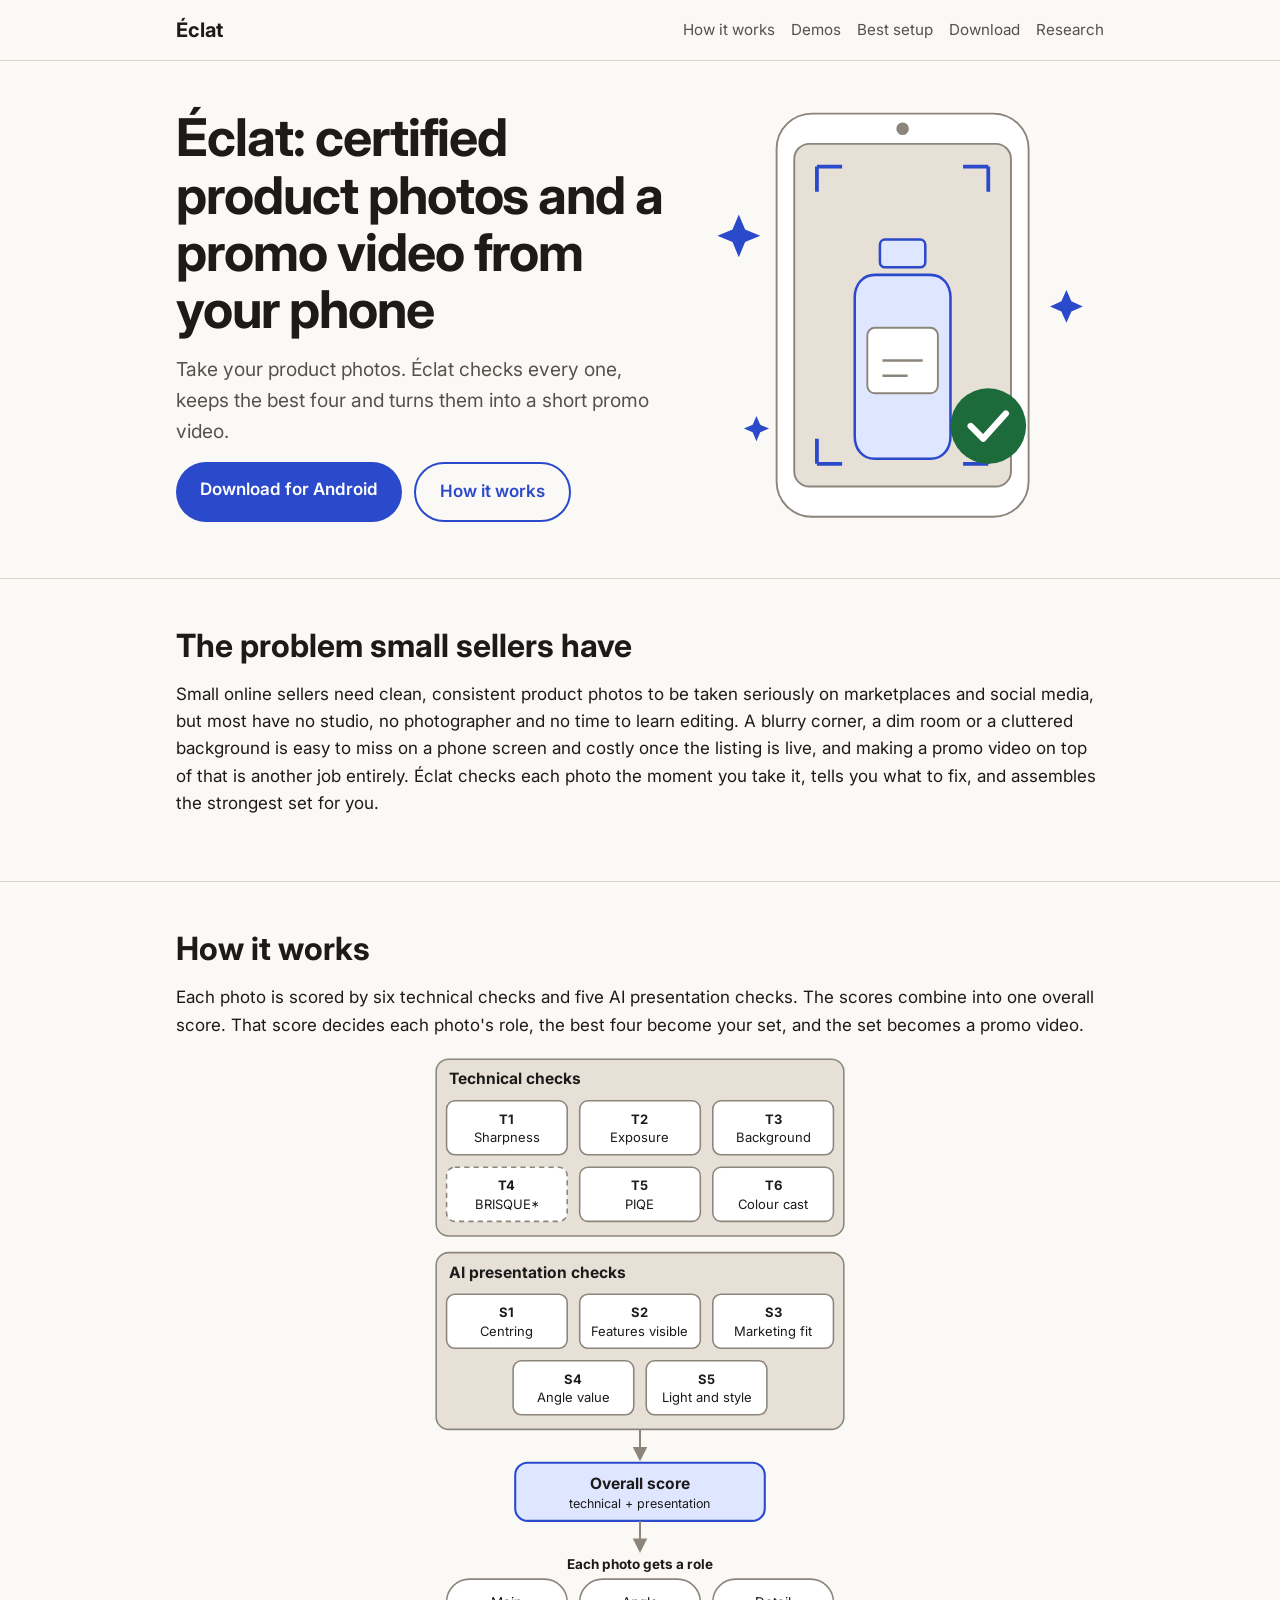
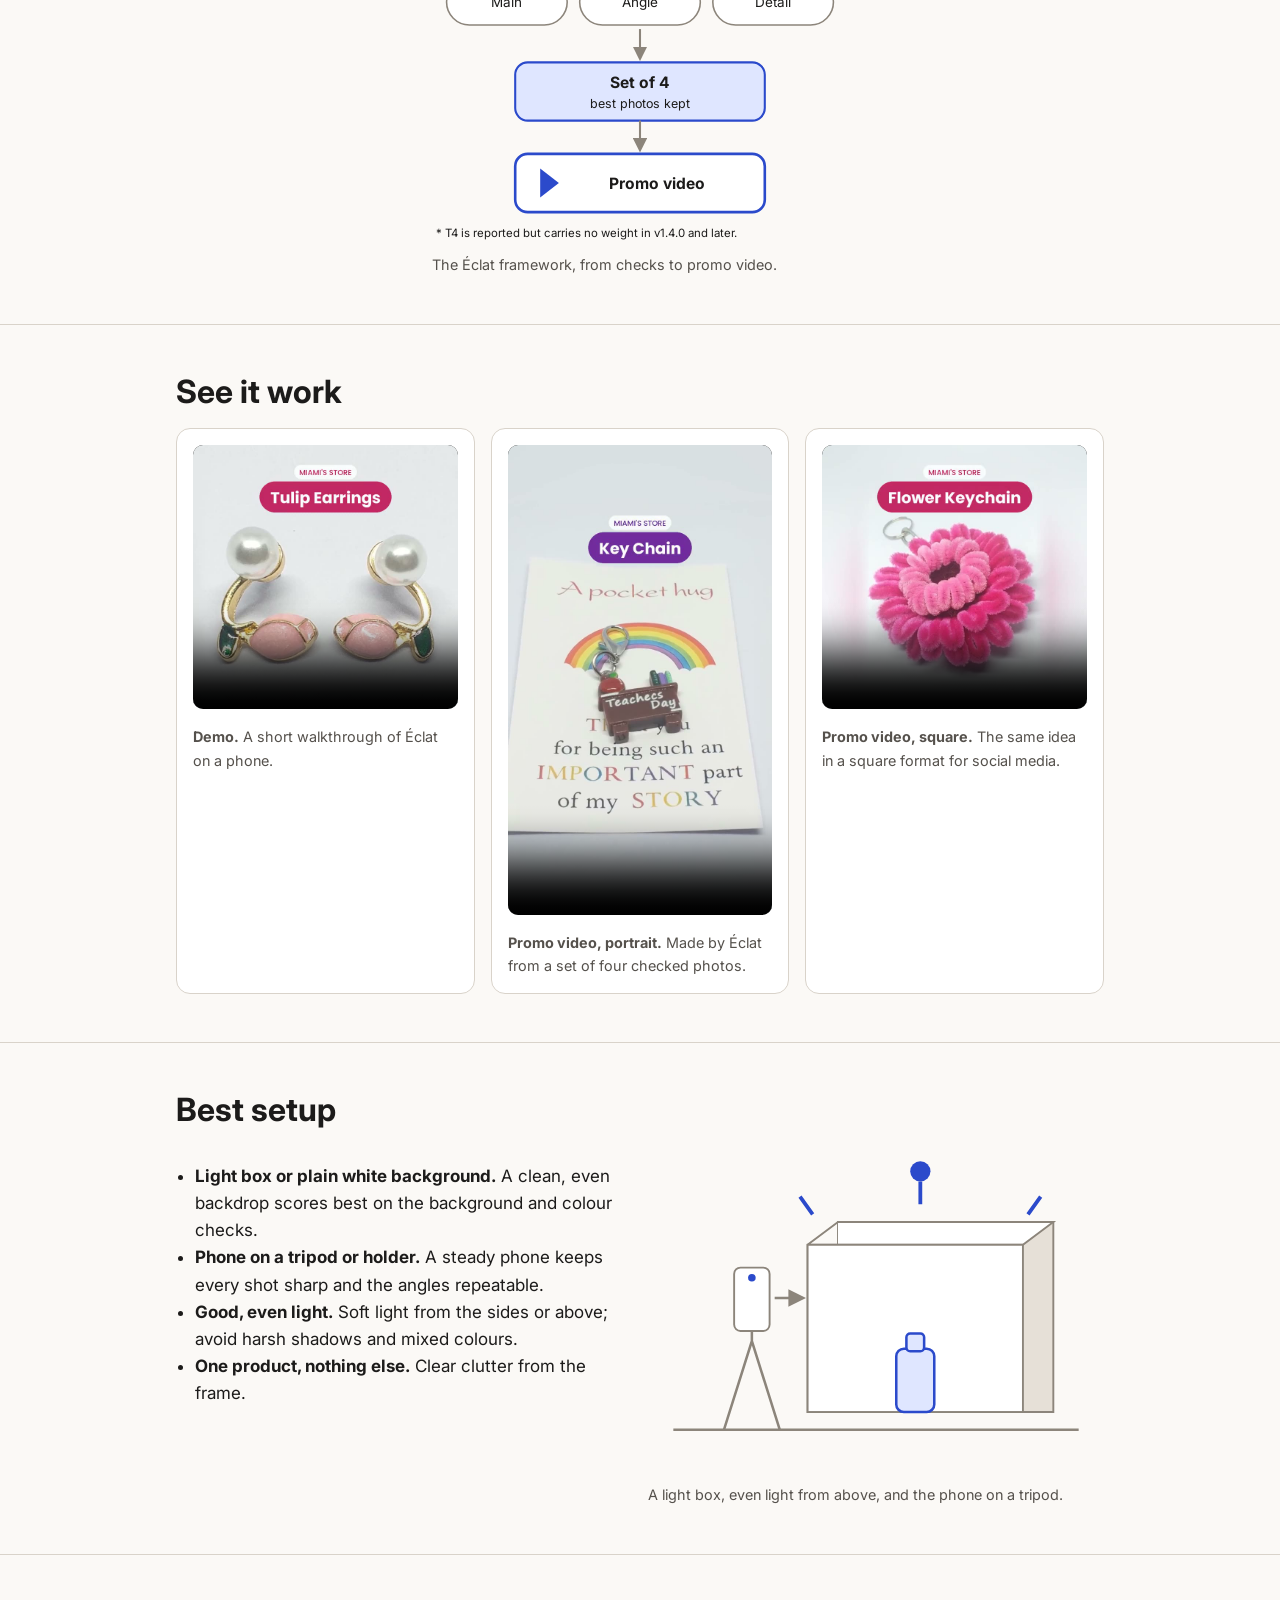
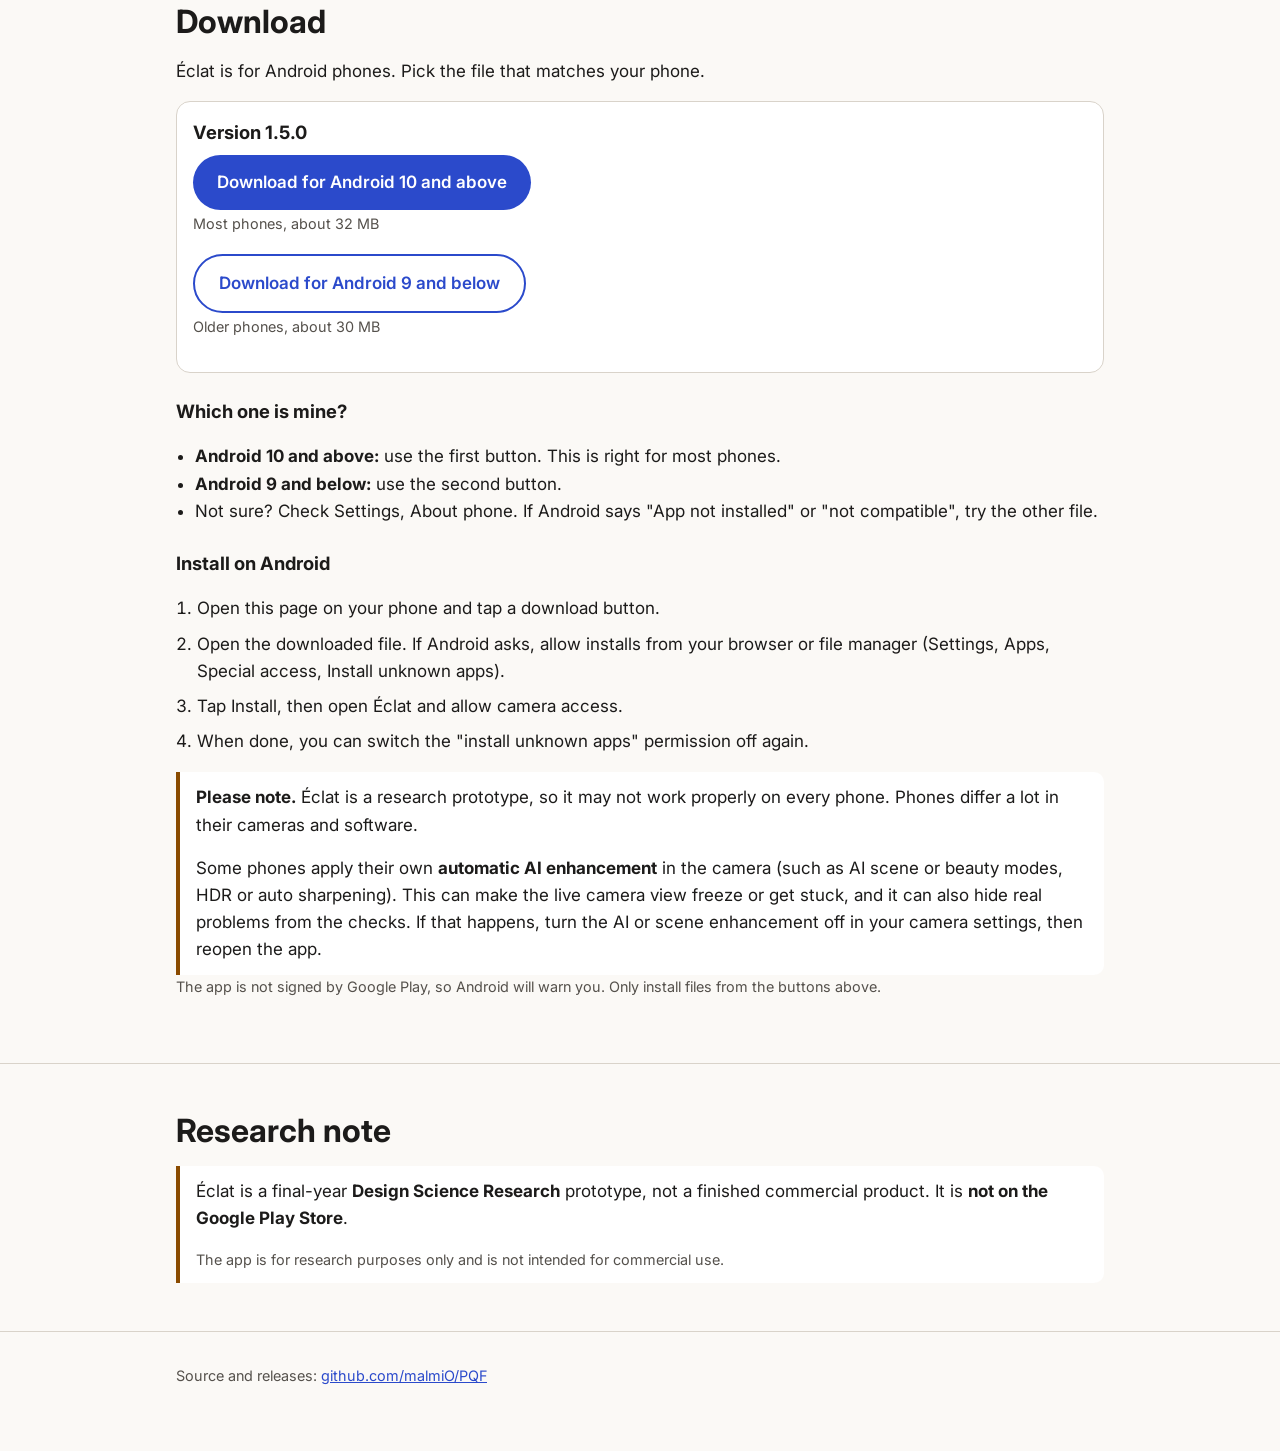
<file: docs/index.html>
<!doctype html>
<html lang="en">
<head>
<meta charset="utf-8">
<meta name="viewport" content="width=device-width, initial-scale=1">
<title>Éclat – certified product photos</title>
<meta name="description" content="Éclat checks your product photos, picks the best set of four and builds a promo video, all from your phone. A final-year Design Science Research prototype.">
<meta name="color-scheme" content="light dark">
<link rel="icon" href="data:image/svg+xml,%3Csvg xmlns='http://www.w3.org/2000/svg' viewBox='0 0 32 32'%3E%3Crect width='32' height='32' rx='8' fill='%232b4acb'/%3E%3Cpath d='M16 5l2.6 8.4L27 16l-8.4 2.6L16 27l-2.6-8.4L5 16l8.4-2.6z' fill='white'/%3E%3C/svg%3E">
<link rel="preconnect" href="https://fonts.googleapis.com">
<link rel="preconnect" href="https://fonts.gstatic.com" crossorigin>
<link rel="stylesheet" href="https://fonts.googleapis.com/css2?family=Inter:wght@400;600;700&display=swap">
<link rel="stylesheet" href="style.css">
</head>
<body>
<a class="skip" href="#main">Skip to content</a>

<header class="top">
  <div class="wrap">
    <a class="brand" href="#top">Éclat</a>
    <nav aria-label="Main">
      <ul>
        <li><a href="#how">How it works</a></li>
        <li><a href="#demo">Demos</a></li>
        <li><a href="#setup">Best setup</a></li>
        <li><a href="#download">Download</a></li>
        <li><a href="#research">Research</a></li>
      </ul>
    </nav>
  </div>
</header>

<main id="main">

<!-- 1. HERO -->
<section class="hero" id="top" aria-labelledby="h-hero">
  <div class="wrap">
    <div>
      <h1 id="h-hero">Éclat: certified product photos and a promo video from your phone</h1>
      <p class="lead">Take your product photos. Éclat checks every one, keeps the best four and turns them into a short promo video.</p>
      <div class="actions">
        <a class="btn" href="#download">Download for Android</a>
        <a class="btn alt" href="#how">How it works</a>
      </div>
    </div>
    <figure>
      <svg viewBox="0 0 320 340" role="img" aria-labelledby="hero-t hero-d">
        <title id="hero-t">Phone photographing a bottle</title>
        <desc id="hero-d">A smartphone shows a product bottle on a plain background with a green tick badge marked certified, and sparkles around it.</desc>
        <rect x="60" y="10" width="200" height="320" rx="28" class="svg-box"/>
        <rect x="74" y="34" width="172" height="272" rx="12" class="svg-soft"/>
        <circle cx="160" cy="22" r="4" class="svg-line" style="fill:var(--svg-stroke)"/>
        <rect x="142" y="110" width="36" height="22" rx="4" class="svg-hi"/>
        <path d="M138 138h44c10 0 16 8 16 18v110c0 10-6 18-16 18h-44c-10 0-16-8-16-18V156c0-10 6-18 16-18z" class="svg-hi"/>
        <rect x="132" y="180" width="56" height="52" rx="6" class="svg-box"/>
        <path d="M144 206h32M144 218h20" class="svg-line"/>
        <path d="M92 52h20M92 52v20M228 52h-20M228 52v20M92 288h20M92 288v-20M228 288h-20M228 288v-20" class="svg-line" style="stroke:var(--accent);stroke-width:3"/>
        <circle cx="228" cy="258" r="30" style="fill:#1d6b3a"/>
        <path d="M214 258l10 10 18-20" fill="none" stroke="#fff" stroke-width="5" stroke-linecap="round" stroke-linejoin="round"/>
        <path d="M30 90l5 12 12 5-12 5-5 12-5-12-12-5 12-5z" class="svg-acc"/>
        <path d="M290 150l4 9 9 4-9 4-4 9-4-9-9-4 9-4z" class="svg-acc"/>
        <path d="M44 250l3 7 7 3-7 3-3 7-3-7-7-3 7-3z" class="svg-acc"/>
      </svg>
    </figure>
  </div>
</section>

<!-- 2. PROBLEM -->
<section aria-labelledby="h-problem">
  <div class="wrap">
    <h2 id="h-problem">The problem small sellers have</h2>
    <p>Small online sellers need clean, consistent product photos to be taken seriously on marketplaces and social media, but most have no studio, no photographer and no time to learn editing. A blurry corner, a dim room or a cluttered background is easy to miss on a phone screen and costly once the listing is live, and making a promo video on top of that is another job entirely. Éclat checks each photo the moment you take it, tells you what to fix, and assembles the strongest set for you.</p>
  </div>
</section>

<!-- 3. HOW IT WORKS -->
<section id="how" aria-labelledby="h-how">
  <div class="wrap">
    <h2 id="h-how">How it works</h2>
    <p>Each photo is scored by six technical checks and five AI presentation checks. The scores combine into one overall score. That score decides each photo's role, the best four become your set, and the set becomes a promo video.</p>
    <figure class="diagram">
      <svg viewBox="0 0 400 760" role="img" aria-labelledby="dia-t dia-d">
        <title id="dia-t">Éclat scoring framework</title>
        <desc id="dia-d">Technical checks T1 to T6 and AI presentation checks S1 to S5 combine into an overall score. The score assigns each photo a role: main, angle or detail. The best four photos form the set, which becomes the promo video.</desc>
        <defs><marker id="ah" viewBox="0 0 10 10" refX="8" refY="5" markerWidth="7" markerHeight="7" orient="auto"><path d="M0 0L10 5L0 10z" class="svg-ahead"/></marker></defs>

        <rect x="4" y="4" width="392" height="170" rx="12" class="svg-soft"/>
        <text x="16" y="28" class="svg-text" font-size="15" font-weight="700">Technical checks</text>
        <g class="svg-text" font-size="12.5" text-anchor="middle">
          <rect x="14" y="44" width="116" height="52" rx="8" class="svg-box"/><text x="72" y="66" font-weight="700">T1</text><text x="72" y="84">Sharpness</text>
          <rect x="142" y="44" width="116" height="52" rx="8" class="svg-box"/><text x="200" y="66" font-weight="700">T2</text><text x="200" y="84">Exposure</text>
          <rect x="270" y="44" width="116" height="52" rx="8" class="svg-box"/><text x="328" y="66" font-weight="700">T3</text><text x="328" y="84">Background</text>
          <rect x="14" y="108" width="116" height="52" rx="8" class="svg-box" stroke-dasharray="5 4"/><text x="72" y="130" font-weight="700">T4</text><text x="72" y="148">BRISQUE*</text>
          <rect x="142" y="108" width="116" height="52" rx="8" class="svg-box"/><text x="200" y="130" font-weight="700">T5</text><text x="200" y="148">PIQE</text>
          <rect x="270" y="108" width="116" height="52" rx="8" class="svg-box"/><text x="328" y="130" font-weight="700">T6</text><text x="328" y="148">Colour cast</text>
        </g>

        <rect x="4" y="190" width="392" height="170" rx="12" class="svg-soft"/>
        <text x="16" y="214" class="svg-text" font-size="15" font-weight="700">AI presentation checks</text>
        <g class="svg-text" font-size="12.5" text-anchor="middle">
          <rect x="14" y="230" width="116" height="52" rx="8" class="svg-box"/><text x="72" y="252" font-weight="700">S1</text><text x="72" y="270">Centring</text>
          <rect x="142" y="230" width="116" height="52" rx="8" class="svg-box"/><text x="200" y="252" font-weight="700">S2</text><text x="200" y="270">Features visible</text>
          <rect x="270" y="230" width="116" height="52" rx="8" class="svg-box"/><text x="328" y="252" font-weight="700">S3</text><text x="328" y="270">Marketing fit</text>
          <rect x="78" y="294" width="116" height="52" rx="8" class="svg-box"/><text x="136" y="316" font-weight="700">S4</text><text x="136" y="334">Angle value</text>
          <rect x="206" y="294" width="116" height="52" rx="8" class="svg-box"/><text x="264" y="316" font-weight="700">S5</text><text x="264" y="334">Light and style</text>
        </g>

        <path d="M200 360v28" class="svg-arrow" marker-end="url(#ah)"/>
        <rect x="80" y="392" width="240" height="56" rx="12" class="svg-hi"/>
        <text x="200" y="417" class="svg-text" font-size="15" font-weight="700" text-anchor="middle">Overall score</text>
        <text x="200" y="436" class="svg-text" font-size="12" text-anchor="middle">technical + presentation</text>

        <path d="M200 448v28" class="svg-arrow" marker-end="url(#ah)"/>
        <text x="200" y="494" class="svg-text" font-size="13" font-weight="700" text-anchor="middle">Each photo gets a role</text>
        <g class="svg-text" font-size="13" text-anchor="middle">
          <rect x="14" y="504" width="116" height="44" rx="22" class="svg-box"/><text x="72" y="531">Main</text>
          <rect x="142" y="504" width="116" height="44" rx="22" class="svg-box"/><text x="200" y="531">Angle</text>
          <rect x="270" y="504" width="116" height="44" rx="22" class="svg-box"/><text x="328" y="531">Detail</text>
        </g>

        <path d="M200 552v28" class="svg-arrow" marker-end="url(#ah)"/>
        <rect x="80" y="584" width="240" height="56" rx="12" class="svg-hi"/>
        <text x="200" y="609" class="svg-text" font-size="15" font-weight="700" text-anchor="middle">Set of 4</text>
        <text x="200" y="628" class="svg-text" font-size="12" text-anchor="middle">best photos kept</text>

        <path d="M200 640v28" class="svg-arrow" marker-end="url(#ah)"/>
        <rect x="80" y="672" width="240" height="56" rx="12" class="svg-box" style="stroke:var(--accent);stroke-width:2.5"/>
        <path d="M104 686l18 14-18 14z" class="svg-acc"/>
        <text x="216" y="706" class="svg-text" font-size="15" font-weight="700" text-anchor="middle">Promo video</text>

        <text x="4" y="752" class="svg-text" font-size="11">* T4 is reported but carries no weight in v1.4.0 and later.</text>
      </svg>
      <figcaption>The Éclat framework, from checks to promo video.</figcaption>
    </figure>
  </div>
</section>

<!-- 4. DEMOS -->
<section id="demo" aria-labelledby="h-demo">
  <div class="wrap">
    <h2 id="h-demo">See it work</h2>
    <div class="cards three">
      <figure class="card">
        <video controls preload="none" playsinline poster="assets/poster-1.jpg" aria-describedby="d1">
          <source src="assets/demo-1.mp4" type="video/mp4">
          Your browser cannot play this video.
        </video>
        <figcaption id="d1"><strong>Demo.</strong> A short walkthrough of Éclat on a phone.</figcaption>
      </figure>
      <figure class="card">
        <video controls preload="none" playsinline poster="assets/poster-2.jpg" aria-describedby="d2">
          <source src="assets/demo-2.mp4" type="video/mp4">
          Your browser cannot play this video.
        </video>
        <figcaption id="d2"><strong>Promo video, portrait.</strong> Made by Éclat from a set of four checked photos.</figcaption>
      </figure>
      <figure class="card">
        <video controls preload="none" playsinline poster="assets/poster-3.jpg" aria-describedby="d3">
          <source src="assets/demo-3.mp4" type="video/mp4">
          Your browser cannot play this video.
        </video>
        <figcaption id="d3"><strong>Promo video, square.</strong> The same idea in a square format for social media.</figcaption>
      </figure>
    </div>
  </div>
</section>

<!-- 6. BEST SETUP -->
<section id="setup" aria-labelledby="h-setup">
  <div class="wrap">
    <h2 id="h-setup">Best setup</h2>
    <div class="cards two">
      <div>
        <ul class="tight">
          <li><strong>Light box or plain white background.</strong> A clean, even backdrop scores best on the background and colour checks.</li>
          <li><strong>Phone on a tripod or holder.</strong> A steady phone keeps every shot sharp and the angles repeatable.</li>
          <li><strong>Good, even light.</strong> Soft light from the sides or above; avoid harsh shadows and mixed colours.</li>
          <li><strong>One product, nothing else.</strong> Clear clutter from the frame.</li>
        </ul>
      </div>
      <figure>
        <svg viewBox="0 0 360 260" role="img" aria-labelledby="set-t set-d">
          <title id="set-t">Recommended photo setup</title>
          <desc id="set-d">A white light box with a product inside, lit by two lamps either side, and a phone on a tripod facing it.</desc>
          <path d="M20 224h320" class="svg-line"/>
          <path d="M150 60h170v150H150z" class="svg-soft"/>
          <path d="M150 60l-24 18v132l24 0M150 60h170l-24 18H126" class="svg-box"/>
          <rect x="126" y="78" width="170" height="132" class="svg-box" style="fill:var(--svg-fill)"/>
          <rect x="196" y="160" width="30" height="50" rx="6" class="svg-hi"/>
          <rect x="204" y="148" width="14" height="14" rx="3" class="svg-hi"/>
          <path d="M120 40l10 14M310 40l-10 14M215 28v18" class="svg-line" style="stroke:var(--accent);stroke-width:3"/>
          <circle cx="215" cy="20" r="8" class="svg-acc"/>
          <path d="M60 224l22-70 22 70M82 154v-12" class="svg-line"/>
          <rect x="68" y="96" width="28" height="50" rx="5" class="svg-box"/>
          <circle cx="82" cy="104" r="3" class="svg-acc"/>
          <path d="M100 120h22" class="svg-arrow" marker-end="url(#ah2)"/>
          <defs><marker id="ah2" viewBox="0 0 10 10" refX="8" refY="5" markerWidth="7" markerHeight="7" orient="auto"><path d="M0 0L10 5L0 10z" class="svg-ahead"/></marker></defs>
        </svg>
        <figcaption>A light box, even light from above, and the phone on a tripod.</figcaption>
      </figure>
    </div>
  </div>
</section>

<!-- 7. DOWNLOAD -->
<section id="download" aria-labelledby="h-dl">
  <div class="wrap">
    <h2 id="h-dl">Download</h2>
    <p>Éclat is for Android phones. Pick the file that matches your phone.</p>
    <div class="cards">
      <div class="card">
        <h3>Version 1.5.0</h3>
        <p><a class="btn" href="https://github.com/malmiO/PQF/releases/download/v1.5.0/eclat-1.5.0-arm64-v8a.apk">Download for Android 10 and above</a><br><span class="small">Most phones, about 32 MB</span></p>
        <p><a class="btn alt" href="https://github.com/malmiO/PQF/releases/download/v1.5.0/eclat-1.5.0-armeabi-v7a.apk">Download for Android 9 and below</a><br><span class="small">Older phones, about 30 MB</span></p>
      </div>
    </div>

    <h3>Which one is mine?</h3>
    <ul class="tight">
      <li><strong>Android 10 and above:</strong> use the first button. This is right for most phones.</li>
      <li><strong>Android 9 and below:</strong> use the second button.</li>
      <li>Not sure? Check Settings, About phone. If Android says "App not installed" or "not compatible", try the other file.</li>
    </ul>

    <h3>Install on Android</h3>
    <ol class="steps">
      <li>Open this page on your phone and tap a download button.</li>
      <li>Open the downloaded file. If Android asks, allow installs from your browser or file manager (Settings, Apps, Special access, Install unknown apps).</li>
      <li>Tap Install, then open Éclat and allow camera access.</li>
      <li>When done, you can switch the "install unknown apps" permission off again.</li>
    </ol>

    <div class="note">
      <p><strong>Please note.</strong> Éclat is a research prototype, so it may not work properly on every phone. Phones differ a lot in their cameras and software.</p>
      <p style="margin:0">Some phones apply their own <strong>automatic AI enhancement</strong> in the camera (such as AI scene or beauty modes, HDR or auto sharpening). This can make the live camera view freeze or get stuck, and it can also hide real problems from the checks. If that happens, turn the AI or scene enhancement off in your camera settings, then reopen the app.</p>
    </div>
    <p class="small">The app is not signed by Google Play, so Android will warn you. Only install files from the buttons above.</p>
  </div>
</section>

<!-- 8. RESEARCH NOTE -->
<section id="research" aria-labelledby="h-res">
  <div class="wrap">
    <h2 id="h-res">Research note</h2>
    <div class="note">
      <p>Éclat is a final-year <strong>Design Science Research</strong> prototype, not a finished commercial product. It is <strong>not on the Google Play Store</strong>.</p>
      <p class="small" style="margin:0">The app is for research purposes only and is not intended for commercial use.</p>
    </div>
  </div>
</section>

</main>

<footer>
  <div class="wrap">
    <p class="small">Source and releases: <a href="https://github.com/malmiO/PQF">github.com/malmiO/PQF</a></p>
  </div>
</footer>
</body>
</html>
</file>
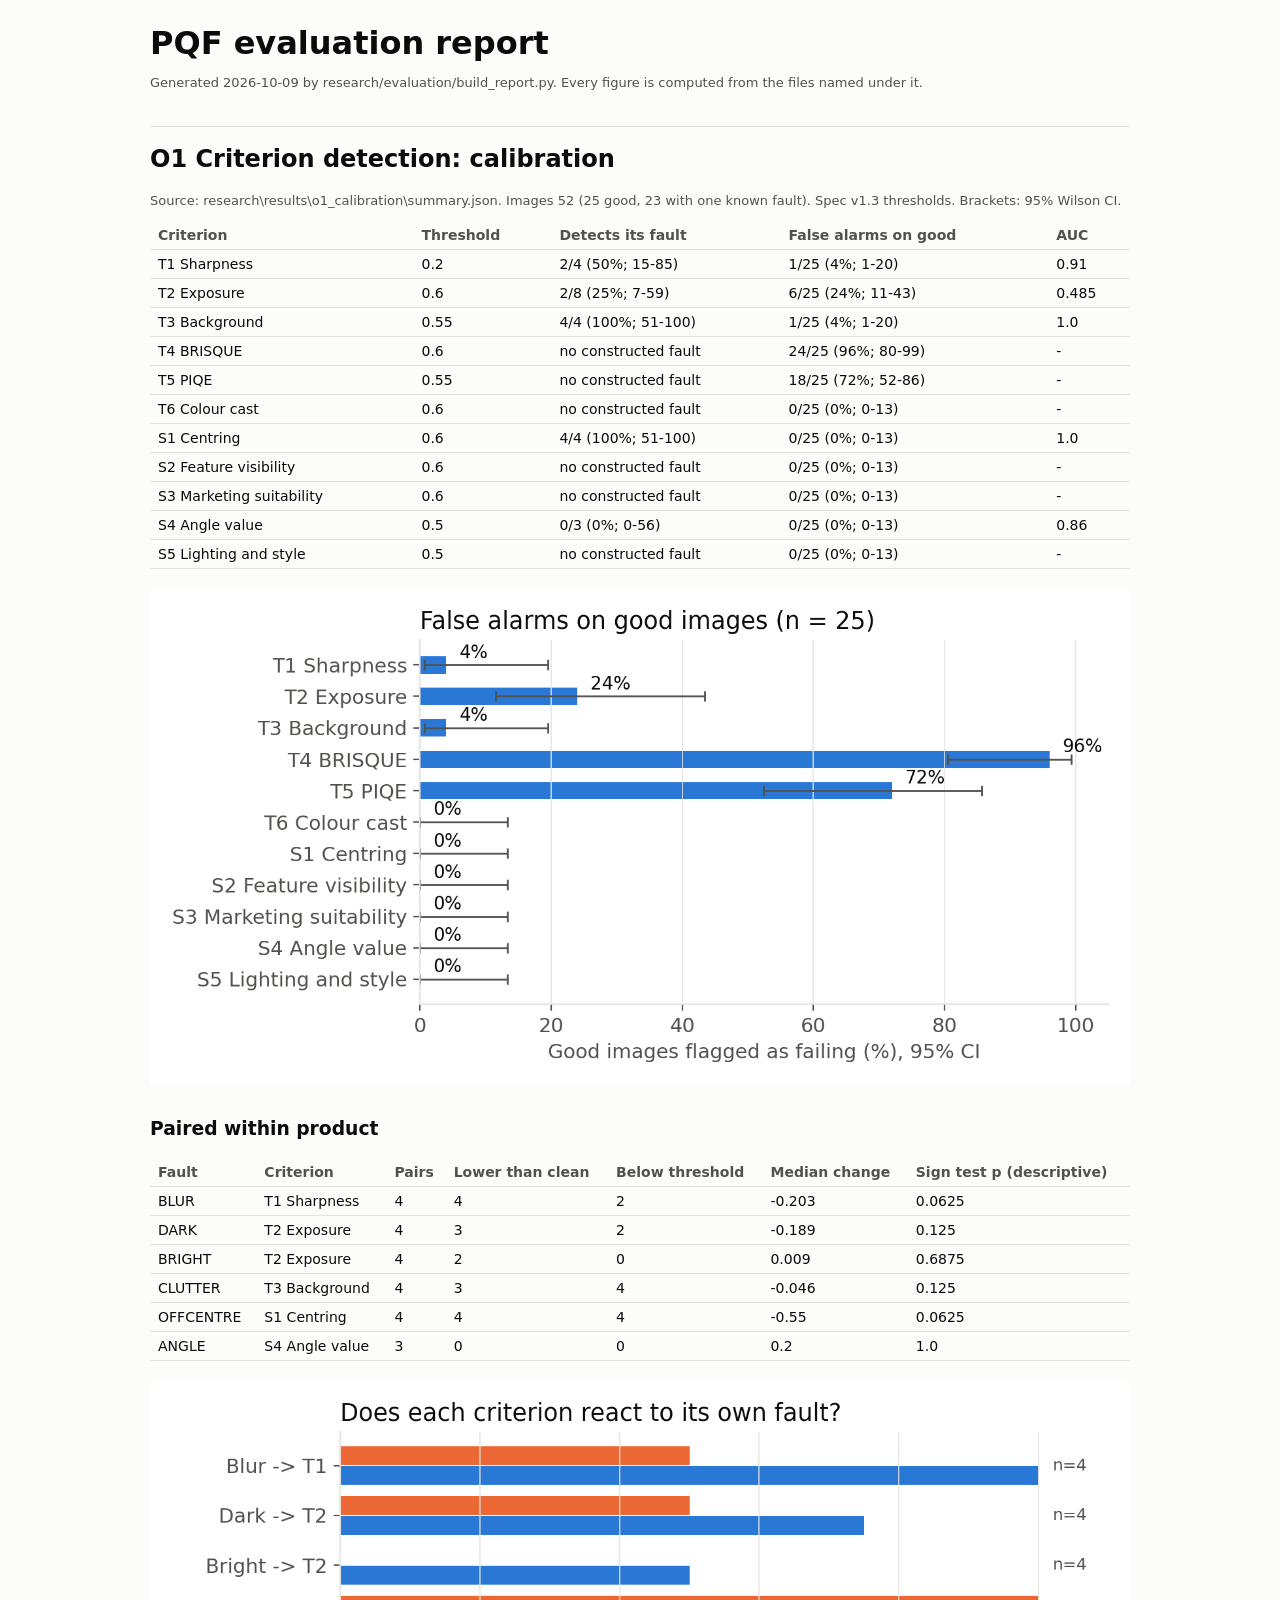
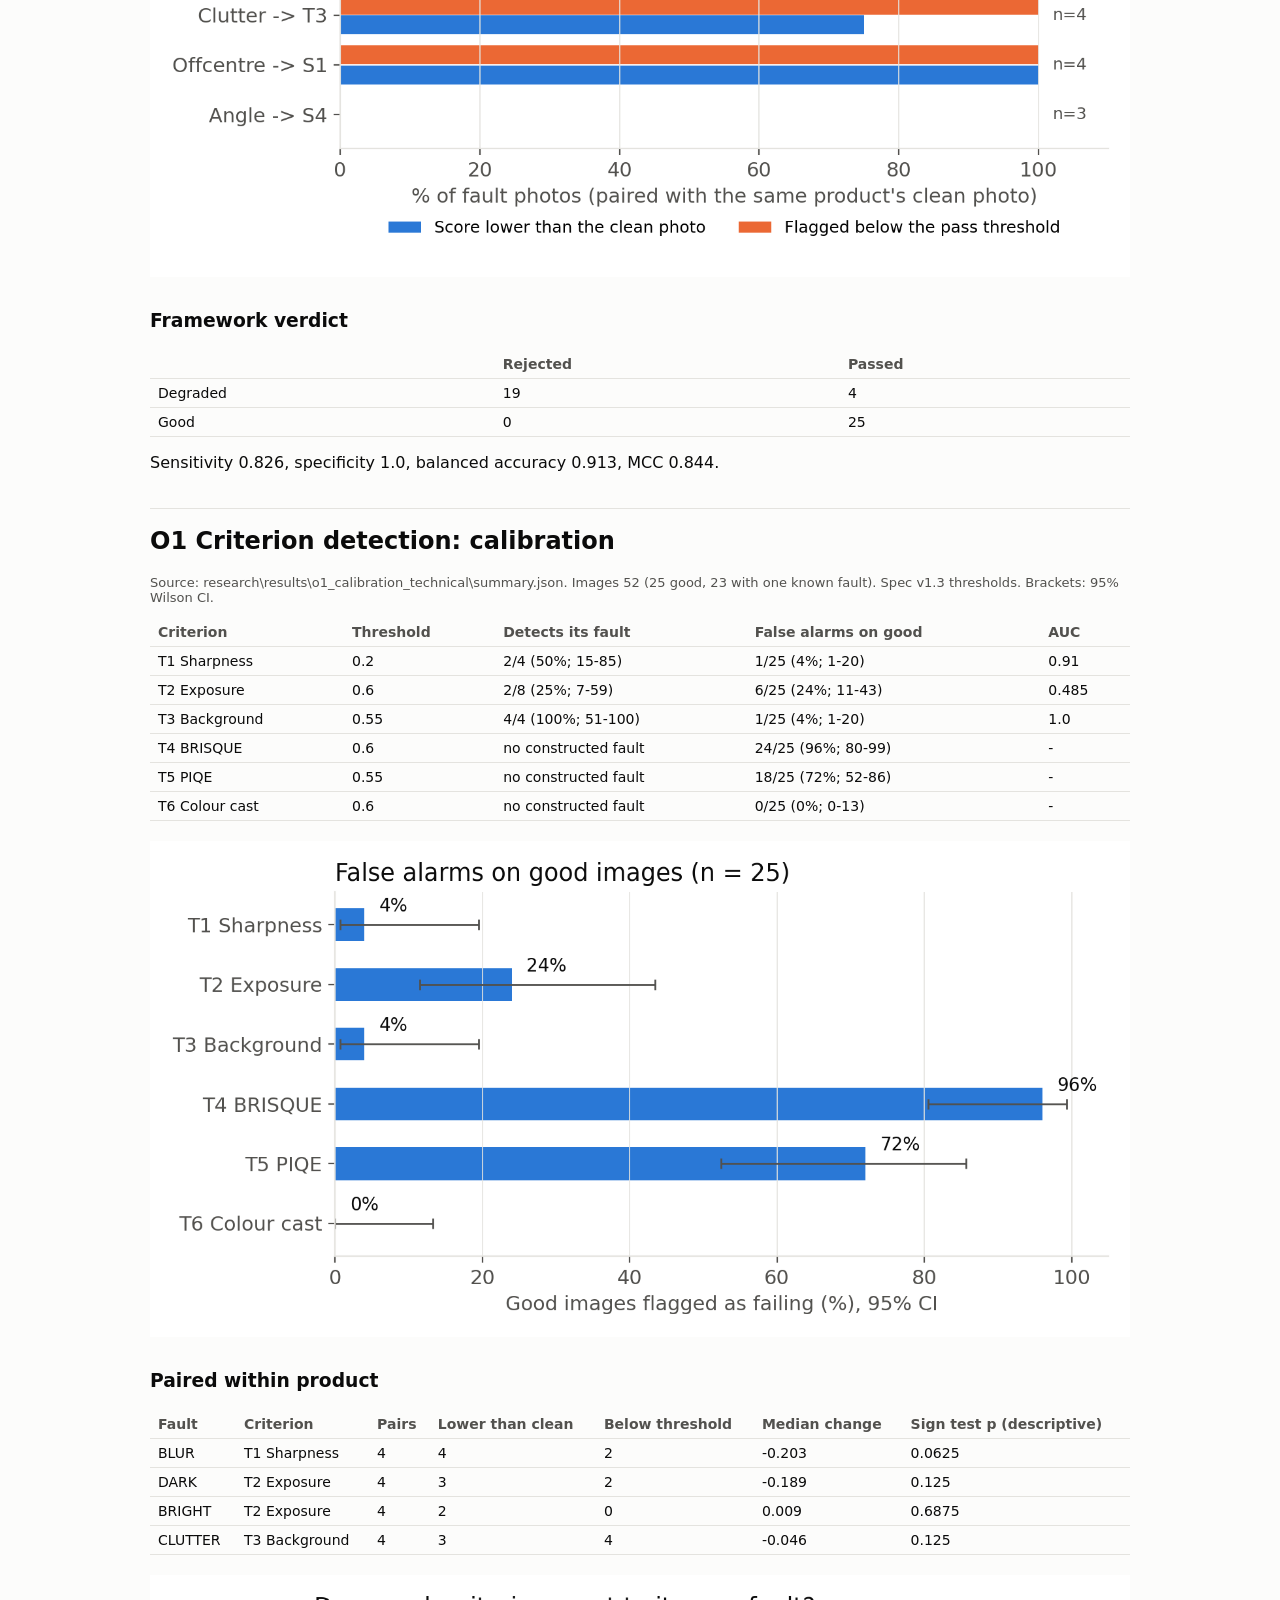
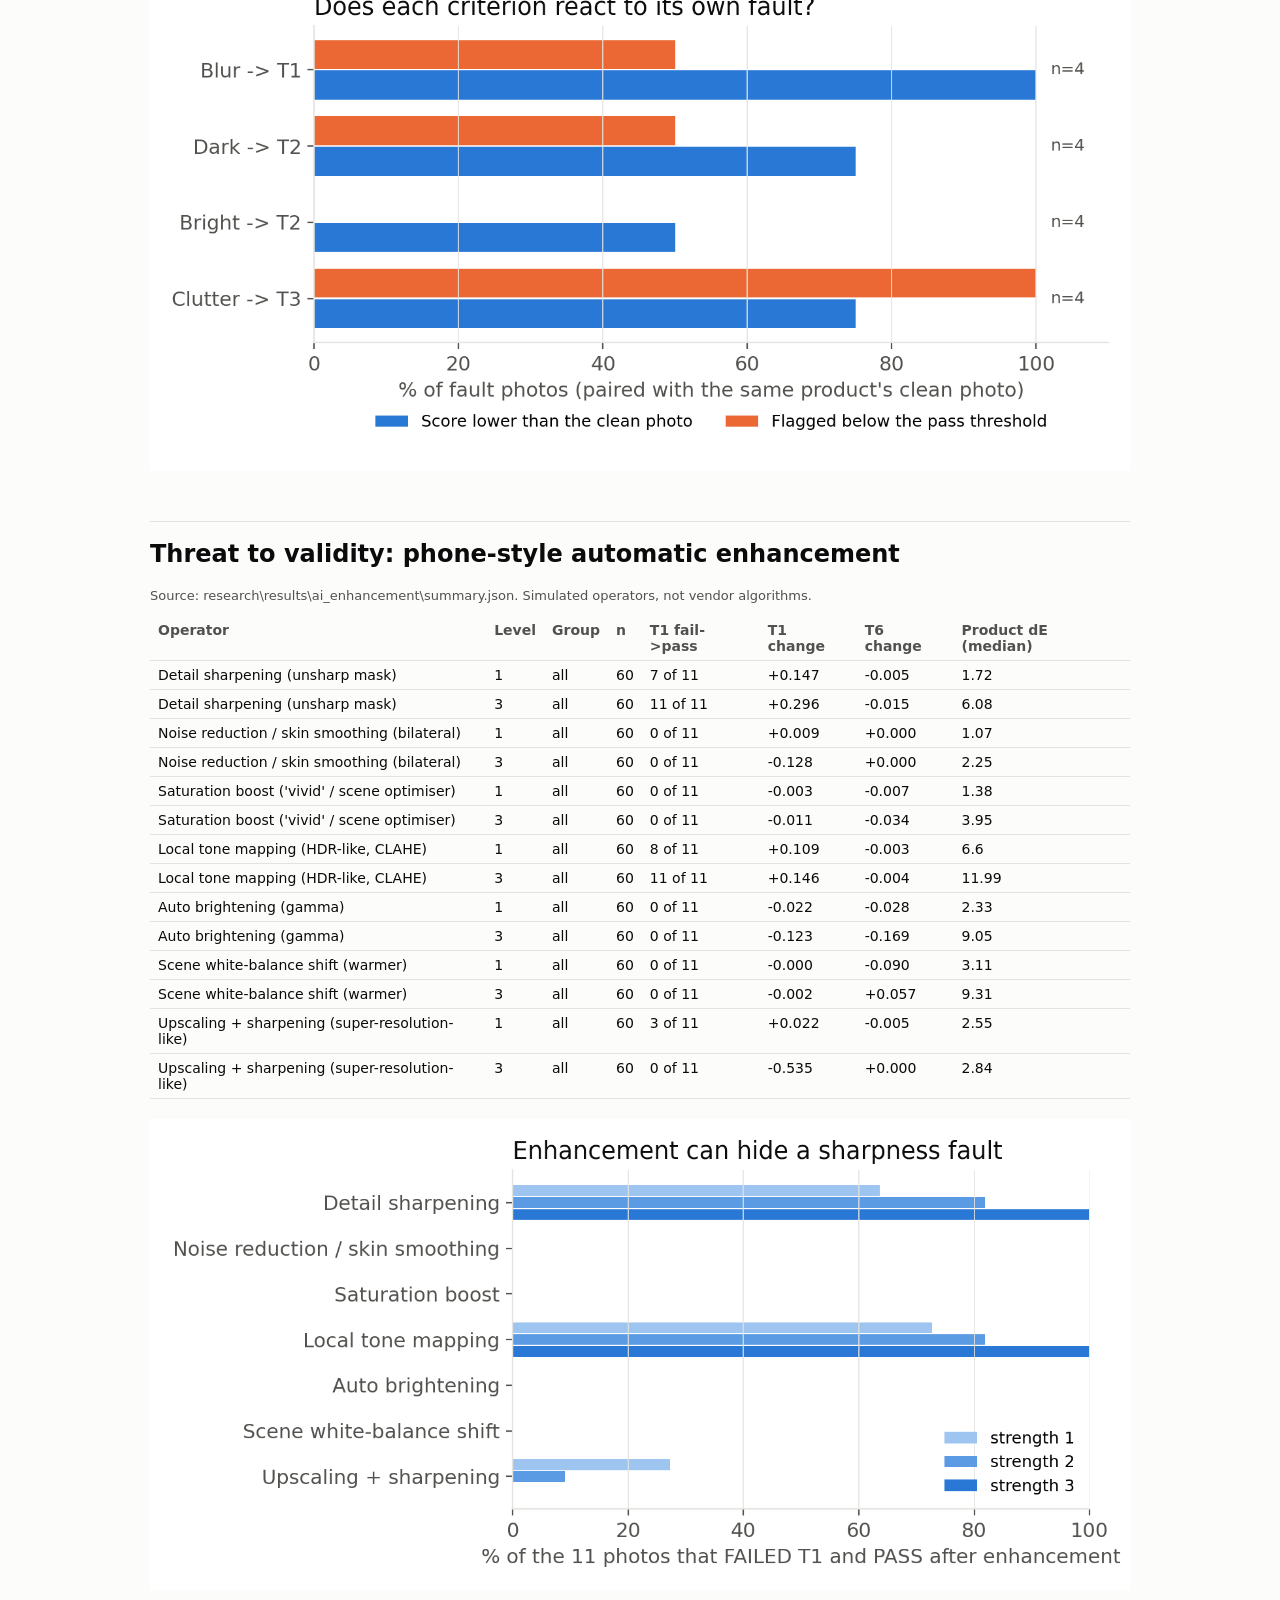
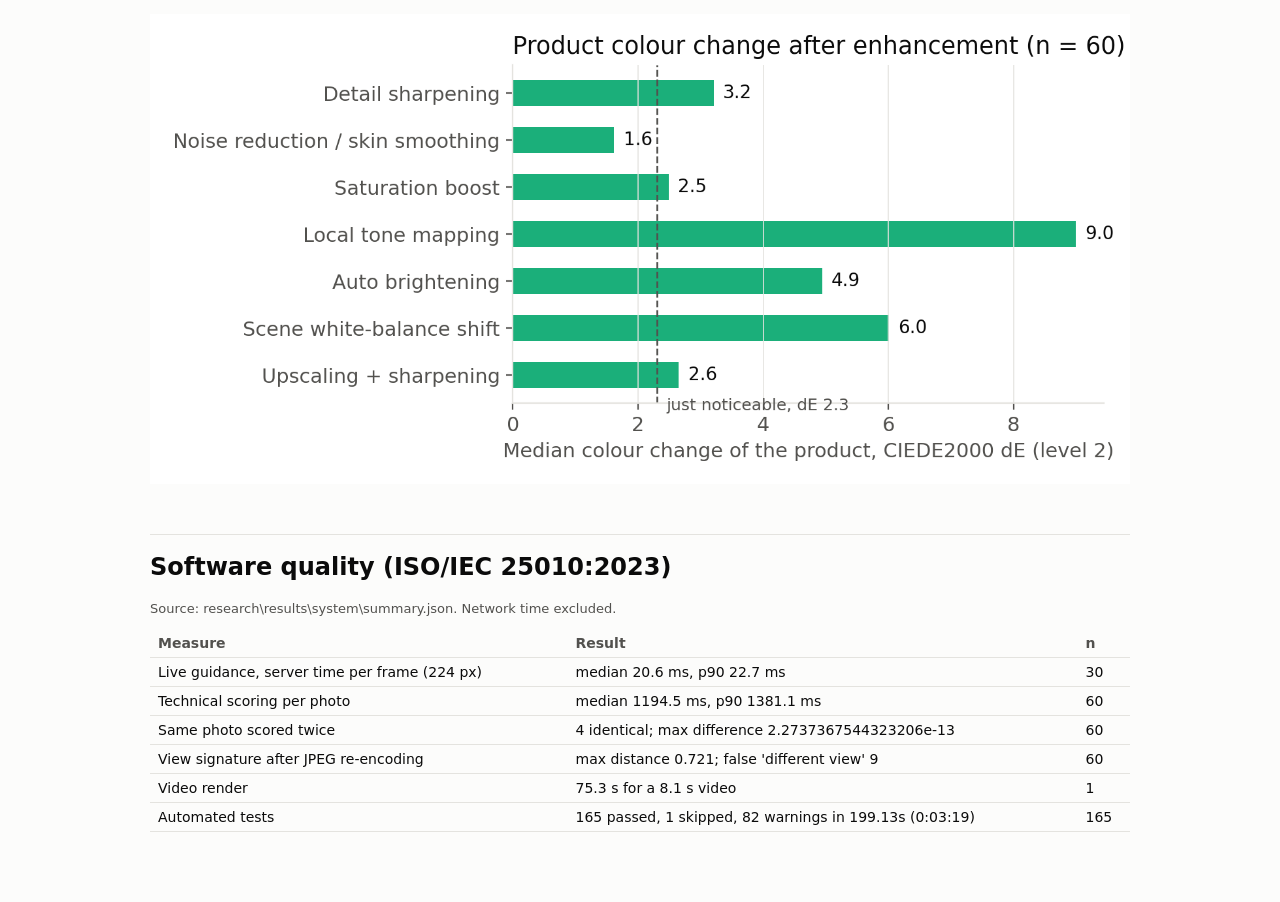
<file: research/results/report/report.html>
<!doctype html><meta charset=utf-8><title>PQF evaluation report</title><style>body{font-family:system-ui,Segoe UI,Arial;margin:0;background:#fcfcfb;color:#0b0b0b}.w{max-width:980px;margin:0 auto;padding:24px 16px 60px}h1{margin:0 0 6px}h2{margin-top:36px;border-top:1px solid #e4e3df;padding-top:18px}table{border-collapse:collapse;width:100%;font-size:14px;margin:10px 0}th,td{border-bottom:1px solid #e4e3df;padding:6px 8px;text-align:left;vertical-align:top}th{color:#52514e;font-weight:600}img{max-width:100%;margin:10px 0}.src{color:#52514e;font-size:13px}.warn{background:#fff3e0;padding:8px;border-radius:6px}</style><div class=w><h1>PQF evaluation report</h1><p class=src>Generated 2026-10-09 by research/evaluation/build_report.py. Every figure is computed from the files named under it.</p><h2>O1 Criterion detection: calibration</h2><p class=src>Source: research\results\o1_calibration\summary.json. Images 52 (25 good, 23 with one known fault). Spec v1.3 thresholds. Brackets: 95% Wilson CI.</p><table><thead><tr><th>Criterion</th><th>Threshold</th><th>Detects its fault</th><th>False alarms on good</th><th>AUC</th></tr></thead><tbody><tr><td>T1 Sharpness</td><td>0.2</td><td>2/4 (50%; 15-85)</td><td>1/25 (4%; 1-20)</td><td>0.91</td></tr><tr><td>T2 Exposure</td><td>0.6</td><td>2/8 (25%; 7-59)</td><td>6/25 (24%; 11-43)</td><td>0.485</td></tr><tr><td>T3 Background</td><td>0.55</td><td>4/4 (100%; 51-100)</td><td>1/25 (4%; 1-20)</td><td>1.0</td></tr><tr><td>T4 BRISQUE</td><td>0.6</td><td>no constructed fault</td><td>24/25 (96%; 80-99)</td><td>-</td></tr><tr><td>T5 PIQE</td><td>0.55</td><td>no constructed fault</td><td>18/25 (72%; 52-86)</td><td>-</td></tr><tr><td>T6 Colour cast</td><td>0.6</td><td>no constructed fault</td><td>0/25 (0%; 0-13)</td><td>-</td></tr><tr><td>S1 Centring</td><td>0.6</td><td>4/4 (100%; 51-100)</td><td>0/25 (0%; 0-13)</td><td>1.0</td></tr><tr><td>S2 Feature visibility</td><td>0.6</td><td>no constructed fault</td><td>0/25 (0%; 0-13)</td><td>-</td></tr><tr><td>S3 Marketing suitability</td><td>0.6</td><td>no constructed fault</td><td>0/25 (0%; 0-13)</td><td>-</td></tr><tr><td>S4 Angle value</td><td>0.5</td><td>0/3 (0%; 0-56)</td><td>0/25 (0%; 0-13)</td><td>0.86</td></tr><tr><td>S5 Lighting and style</td><td>0.5</td><td>no constructed fault</td><td>0/25 (0%; 0-13)</td><td>-</td></tr></tbody></table><img src='o1_calibration_false_alarms.png'><h3>Paired within product</h3><table><thead><tr><th>Fault</th><th>Criterion</th><th>Pairs</th><th>Lower than clean</th><th>Below threshold</th><th>Median change</th><th>Sign test p (descriptive)</th></tr></thead><tbody><tr><td>BLUR</td><td>T1 Sharpness</td><td>4</td><td>4</td><td>2</td><td>-0.203</td><td>0.0625</td></tr><tr><td>DARK</td><td>T2 Exposure</td><td>4</td><td>3</td><td>2</td><td>-0.189</td><td>0.125</td></tr><tr><td>BRIGHT</td><td>T2 Exposure</td><td>4</td><td>2</td><td>0</td><td>0.009</td><td>0.6875</td></tr><tr><td>CLUTTER</td><td>T3 Background</td><td>4</td><td>3</td><td>4</td><td>-0.046</td><td>0.125</td></tr><tr><td>OFFCENTRE</td><td>S1 Centring</td><td>4</td><td>4</td><td>4</td><td>-0.55</td><td>0.0625</td></tr><tr><td>ANGLE</td><td>S4 Angle value</td><td>3</td><td>0</td><td>0</td><td>0.2</td><td>1.0</td></tr></tbody></table><img src='o1_calibration_paired.png'><h3>Framework verdict</h3><table><thead><tr><th></th><th>Rejected</th><th>Passed</th></tr></thead><tbody><tr><td>Degraded</td><td>19</td><td>4</td></tr><tr><td>Good</td><td>0</td><td>25</td></tr></tbody></table><p>Sensitivity 0.826, specificity 1.0, balanced accuracy 0.913, MCC 0.844.</p><h2>O1 Criterion detection: calibration</h2><p class=src>Source: research\results\o1_calibration_technical\summary.json. Images 52 (25 good, 23 with one known fault). Spec v1.3 thresholds. Brackets: 95% Wilson CI.</p><table><thead><tr><th>Criterion</th><th>Threshold</th><th>Detects its fault</th><th>False alarms on good</th><th>AUC</th></tr></thead><tbody><tr><td>T1 Sharpness</td><td>0.2</td><td>2/4 (50%; 15-85)</td><td>1/25 (4%; 1-20)</td><td>0.91</td></tr><tr><td>T2 Exposure</td><td>0.6</td><td>2/8 (25%; 7-59)</td><td>6/25 (24%; 11-43)</td><td>0.485</td></tr><tr><td>T3 Background</td><td>0.55</td><td>4/4 (100%; 51-100)</td><td>1/25 (4%; 1-20)</td><td>1.0</td></tr><tr><td>T4 BRISQUE</td><td>0.6</td><td>no constructed fault</td><td>24/25 (96%; 80-99)</td><td>-</td></tr><tr><td>T5 PIQE</td><td>0.55</td><td>no constructed fault</td><td>18/25 (72%; 52-86)</td><td>-</td></tr><tr><td>T6 Colour cast</td><td>0.6</td><td>no constructed fault</td><td>0/25 (0%; 0-13)</td><td>-</td></tr></tbody></table><img src='o1_calibration_technical_false_alarms.png'><h3>Paired within product</h3><table><thead><tr><th>Fault</th><th>Criterion</th><th>Pairs</th><th>Lower than clean</th><th>Below threshold</th><th>Median change</th><th>Sign test p (descriptive)</th></tr></thead><tbody><tr><td>BLUR</td><td>T1 Sharpness</td><td>4</td><td>4</td><td>2</td><td>-0.203</td><td>0.0625</td></tr><tr><td>DARK</td><td>T2 Exposure</td><td>4</td><td>3</td><td>2</td><td>-0.189</td><td>0.125</td></tr><tr><td>BRIGHT</td><td>T2 Exposure</td><td>4</td><td>2</td><td>0</td><td>0.009</td><td>0.6875</td></tr><tr><td>CLUTTER</td><td>T3 Background</td><td>4</td><td>3</td><td>4</td><td>-0.046</td><td>0.125</td></tr></tbody></table><img src='o1_calibration_technical_paired.png'><h2>Threat to validity: phone-style automatic enhancement</h2><p class=src>Source: research\results\ai_enhancement\summary.json. Simulated operators, not vendor algorithms.</p><table><thead><tr><th>Operator</th><th>Level</th><th>Group</th><th>n</th><th>T1 fail-&gt;pass</th><th>T1 change</th><th>T6 change</th><th>Product dE (median)</th></tr></thead><tbody><tr><td>Detail sharpening (unsharp mask)</td><td>1</td><td>all</td><td>60</td><td>7 of 11</td><td>+0.147</td><td>-0.005</td><td>1.72</td></tr><tr><td>Detail sharpening (unsharp mask)</td><td>3</td><td>all</td><td>60</td><td>11 of 11</td><td>+0.296</td><td>-0.015</td><td>6.08</td></tr><tr><td>Noise reduction / skin smoothing (bilateral)</td><td>1</td><td>all</td><td>60</td><td>0 of 11</td><td>+0.009</td><td>+0.000</td><td>1.07</td></tr><tr><td>Noise reduction / skin smoothing (bilateral)</td><td>3</td><td>all</td><td>60</td><td>0 of 11</td><td>-0.128</td><td>+0.000</td><td>2.25</td></tr><tr><td>Saturation boost (&#x27;vivid&#x27; / scene optimiser)</td><td>1</td><td>all</td><td>60</td><td>0 of 11</td><td>-0.003</td><td>-0.007</td><td>1.38</td></tr><tr><td>Saturation boost (&#x27;vivid&#x27; / scene optimiser)</td><td>3</td><td>all</td><td>60</td><td>0 of 11</td><td>-0.011</td><td>-0.034</td><td>3.95</td></tr><tr><td>Local tone mapping (HDR-like, CLAHE)</td><td>1</td><td>all</td><td>60</td><td>8 of 11</td><td>+0.109</td><td>-0.003</td><td>6.6</td></tr><tr><td>Local tone mapping (HDR-like, CLAHE)</td><td>3</td><td>all</td><td>60</td><td>11 of 11</td><td>+0.146</td><td>-0.004</td><td>11.99</td></tr><tr><td>Auto brightening (gamma)</td><td>1</td><td>all</td><td>60</td><td>0 of 11</td><td>-0.022</td><td>-0.028</td><td>2.33</td></tr><tr><td>Auto brightening (gamma)</td><td>3</td><td>all</td><td>60</td><td>0 of 11</td><td>-0.123</td><td>-0.169</td><td>9.05</td></tr><tr><td>Scene white-balance shift (warmer)</td><td>1</td><td>all</td><td>60</td><td>0 of 11</td><td>-0.000</td><td>-0.090</td><td>3.11</td></tr><tr><td>Scene white-balance shift (warmer)</td><td>3</td><td>all</td><td>60</td><td>0 of 11</td><td>-0.002</td><td>+0.057</td><td>9.31</td></tr><tr><td>Upscaling + sharpening (super-resolution-like)</td><td>1</td><td>all</td><td>60</td><td>3 of 11</td><td>+0.022</td><td>-0.005</td><td>2.55</td></tr><tr><td>Upscaling + sharpening (super-resolution-like)</td><td>3</td><td>all</td><td>60</td><td>0 of 11</td><td>-0.535</td><td>+0.000</td><td>2.84</td></tr></tbody></table><img src='ai_enhancement_masking.png'><img src='ai_enhancement_colour.png'><h2>Software quality (ISO/IEC 25010:2023)</h2><p class=src>Source: research\results\system\summary.json. Network time excluded.</p><table><thead><tr><th>Measure</th><th>Result</th><th>n</th></tr></thead><tbody><tr><td>Live guidance, server time per frame (224 px)</td><td>median 20.6 ms, p90 22.7 ms</td><td>30</td></tr><tr><td>Technical scoring per photo</td><td>median 1194.5 ms, p90 1381.1 ms</td><td>60</td></tr><tr><td>Same photo scored twice</td><td>4 identical; max difference 2.2737367544323206e-13</td><td>60</td></tr><tr><td>View signature after JPEG re-encoding</td><td>max distance 0.721; false &#x27;different view&#x27; 9</td><td>60</td></tr><tr><td>Video render</td><td>75.3 s for a 8.1 s video</td><td>1</td></tr><tr><td>Automated tests</td><td>165 passed, 1 skipped, 82 warnings in 199.13s (0:03:19)</td><td>165</td></tr></tbody></table></div>
</file>
<file: docs/style.css>
:root{
  --bg:#fbf9f6;--surface:#fff;--surface2:#f1ede7;--text:#1c1b1a;--muted:#55514c;
  --line:#d9d3ca;--accent:#2b4acb;--on-accent:#fff;--ok:#1d6b3a;--warn:#8a4b00;
  --svg-fill:#fff;--svg-stroke:#8c857b;--svg-soft:#e6e0d7;--svg-hi:#dfe6ff;--svg-text:#1c1b1a;
  --radius:14px;
}
@media (prefers-color-scheme:dark){
  :root:not([data-theme="light"]){
    --bg:#131211;--surface:#1c1b19;--surface2:#262421;--text:#f1eee9;--muted:#b3ada4;
    --line:#3a3733;--accent:#a9bbff;--on-accent:#0d1230;--ok:#7fd69b;--warn:#f0b866;
    --svg-fill:#1c1b19;--svg-stroke:#8c857b;--svg-soft:#2d2a26;--svg-hi:#27315f;--svg-text:#f1eee9;
  }
}
*{box-sizing:border-box}
html{scroll-behavior:smooth}
body{margin:0;background:var(--bg);color:var(--text);
  font:1.0625rem/1.6 "Inter",system-ui,-apple-system,"Segoe UI",Roboto,sans-serif;
  -webkit-text-size-adjust:100%}
.wrap{max-width:60rem;margin:0 auto;padding:0 16px}
a{color:var(--accent)}
a:focus-visible,button:focus-visible,summary:focus-visible,video:focus-visible{outline:3px solid var(--accent);outline-offset:3px;border-radius:4px}
.skip{position:absolute;left:-999px;top:8px;background:var(--surface);padding:8px 12px;border-radius:8px;z-index:10}
.skip:focus{left:8px}
header.top{border-bottom:1px solid var(--line)}
header.top .wrap{display:flex;align-items:center;justify-content:space-between;gap:12px;padding-top:12px;padding-bottom:12px;flex-wrap:wrap}
.brand{font-weight:700;font-size:1.25rem;text-decoration:none;color:var(--text)}
nav ul{list-style:none;margin:0;padding:0;display:flex;gap:4px 16px;flex-wrap:wrap}
nav a{color:var(--muted);text-decoration:none;font-size:.95rem;padding:6px 0;display:inline-block}
nav a:hover{color:var(--text);text-decoration:underline}
section{padding:48px 0;border-bottom:1px solid var(--line)}
section:last-of-type{border-bottom:0}
h1{font-size:clamp(2rem,6vw,3.25rem);line-height:1.1;margin:0 0 16px;letter-spacing:-.02em}
h2{font-size:clamp(1.5rem,4vw,2rem);line-height:1.2;margin:0 0 16px}
h3{font-size:1.15rem;margin:24px 0 8px}
p{margin:0 0 16px}
.lead{font-size:1.2rem;color:var(--muted)}
.hero .wrap{display:grid;gap:32px;align-items:center}
@media(min-width:760px){.hero .wrap{grid-template-columns:1.1fr .9fr}}
.hero{padding-top:40px}
.btn{display:inline-block;background:var(--accent);color:var(--on-accent);font-weight:600;text-decoration:none;
  padding:14px 24px;border-radius:999px;min-height:48px}
.btn:hover{filter:brightness(1.1)}
.btn.alt{background:transparent;color:var(--accent);border:2px solid var(--accent)}
.actions{display:flex;gap:12px;flex-wrap:wrap}
.small{font-size:.9rem;color:var(--muted)}
figure{margin:0}
figcaption{font-size:.9rem;color:var(--muted);margin-top:8px}
svg{max-width:100%;height:auto;display:block}
.svg-text{fill:var(--svg-text);font-family:inherit}
.svg-box{fill:var(--svg-fill);stroke:var(--svg-stroke);stroke-width:1.5}
.svg-soft{fill:var(--svg-soft);stroke:var(--svg-stroke);stroke-width:1.5}
.svg-hi{fill:var(--svg-hi);stroke:var(--accent);stroke-width:2}
.svg-line{stroke:var(--svg-stroke);stroke-width:2;fill:none}
.svg-arrow{stroke:var(--svg-stroke);stroke-width:2;fill:none}
.svg-ahead{fill:var(--svg-stroke)}
.svg-acc{fill:var(--accent)}
.diagram{max-width:26rem;margin:0 auto}
.cards{display:grid;gap:16px}
@media(min-width:760px){.cards.three{grid-template-columns:repeat(3,1fr)}.cards.two{grid-template-columns:1fr 1fr}}
.card{background:var(--surface);border:1px solid var(--line);border-radius:var(--radius);padding:16px}
.card h3{margin-top:0}
video{width:100%;border-radius:10px;background:#000;max-height:70vh;object-fit:contain}
.table-wrap{overflow-x:auto}
table{border-collapse:collapse;width:100%;min-width:30rem}
th,td{text-align:left;padding:10px 12px;border-bottom:1px solid var(--line)}
th{background:var(--surface2)}
.todo{background:var(--surface2);border:1px dashed var(--warn);border-radius:6px;padding:0 6px;color:var(--warn);font-size:.95em}
code,kbd{font-family:ui-monospace,Menlo,Consolas,monospace;font-size:.9em}
code.hash{display:block;overflow-wrap:anywhere;background:var(--surface2);padding:8px 10px;border-radius:8px}
ol.steps{padding-left:1.3rem}
ol.steps li{margin-bottom:8px}
.note{border-left:4px solid var(--warn);background:var(--surface);padding:12px 16px;border-radius:0 10px 10px 0}
ul.tight{padding-left:1.2rem}
footer{border-top:1px solid var(--line);padding:32px 0 48px;color:var(--muted);font-size:.95rem}
@media(prefers-reduced-motion:reduce){html{scroll-behavior:auto}}
</file>
